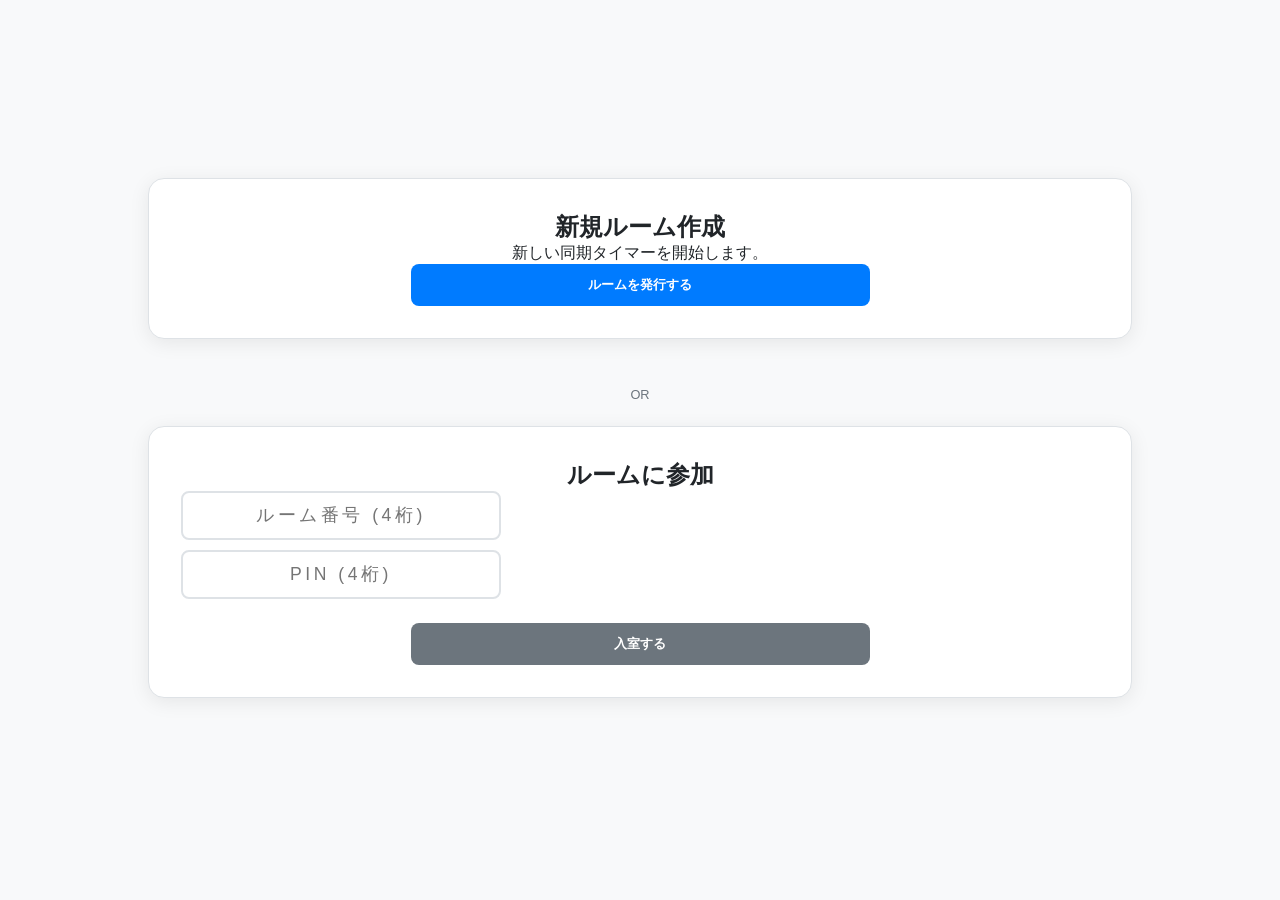
<file: frontend/index.html>
<!DOCTYPE html>
<html lang="ja">
<head>
    <meta charset="UTF-8">
    <title>Sync Timer - Welcome</title>
    <link rel="stylesheet" href="style.css">
</head>
<body class="entry-body">
    <div class="container">
        <!-- 新規作成カード -->
        <div class="card">
            <h2>新規ルーム作成</h2>
            <p>新しい同期タイマーを開始します。</p>
            <button id="btn-create" class="btn-primary">ルームを発行する</button>
        </div>

        <div class="divider">OR</div>

        <!-- 既存入室カード -->
        <div class="card">
            <h2>ルームに参加</h2>
            <div class="input-group">
                <input type="text" id="room-id" placeholder="ルーム番号 (4桁)" maxlength="4">
                <input type="text" id="room-pin" placeholder="PIN (4桁)" maxlength="4">
            </div>
            <button id="btn-join" class="btn-secondary">入室する</button>
        </div>
    </div>

    <script>
        // 「新規作成」ボタン
        document.getElementById('btn-create').addEventListener('click', () => {
            const newRoom = Math.floor(1000 + Math.random() * 9000);
            const newPin = Math.floor(1000 + Math.random() * 9000);
            // URLパラメータに乗せてタイマーページへ移動
            window.location.href = `timer.html?room=${newRoom}&pin=${newPin}&mode=new`;
        });

        // 「入室」ボタン
        document.getElementById('btn-join').addEventListener('click', () => {
            const room = document.getElementById('room-id').value;
            const pin = document.getElementById('room-pin').value;
            if (room.length === 4 && pin.length === 4) {
                window.location.href = `timer.html?room=${room}&pin=${pin}&mode=join`;
            } else {
                alert('ルーム番号とPINを4桁で入力してください。');
            }
        });
    </script>
</body>
</html>
</file>
<file: frontend/style.css>
/* =========================================
   共通・基本スタイル
   ========================================= */
:root {
    --primary-color: #007bff;
    --primary-hover: #0056b3;
    --bg-entry: #f8f9fa;
    --bg-controller: #222;
    --bg-monitor: #000;
    --panel-bg: #333;
    --text-light: #eee;
    --border-color: #dee2e6;
}

body {
    margin: 0;
    font-family: 'JetBrains Mono', 'Source Code Pro', sans-serif;
}

*, *::before, *::after {
    box-sizing: border-box;
    margin: 0;
    padding: 0;
}


/* =========================================
   ルーム選択画面 (index.html) のスタイル
   ========================================= */
.entry-body {
    background-color: var(--bg-entry);
    display: flex;
    justify-content: center;
    align-items: center;
    min-height: 100vh;
    color: #212529;
}

.entry-body .container {
    display: flex;
    flex-direction: column;
    width: 100%;
    max-width: 80vw;
    padding: 20px;
    text-align: center;
}

.entry-body .card {
    justify-items: center;
    background: white;
    padding: 2rem;
    border-radius: 16px;
    box-shadow: 0 4px 20px rgba(0, 0, 0, 0.08);
    margin-bottom: 1.5rem;
    border: 1px solid var(--border-color);
}

.entry-body .divider {
    margin: 1.5rem 0;
    font-size: 0.8rem;
    color: #6c757d;
    position: relative;
}

.entry-body .input-group {
    display: flex;
    flex-direction: column;
    align-items: center;
    justify-content: center;
    gap: 10px;
    margin-bottom: 1.5rem;
    max-width: 20rem;
}

.entry-body input {
    width: 100%;
    padding: 12px;
    border: 2px solid var(--border-color);
    border-radius: 8px;
    text-align: center;
    font-size: 1.1rem;
    letter-spacing: 0.2em;
}

.entry-body button {
    width: 50%;
    padding: 12px;
    border: none;
    border-radius: 8px;
    font-weight: 600;
    cursor: pointer;
    transition: 0.2s;
}

.entry-body .btn-primary {
    background: var(--primary-color);
    color: white;
}

.entry-body .btn-secondary {
    background: #6c757d;
    color: white;
}

/* =========================================
   コントローラー画面 (timer.html / controller)
   ========================================= */
.controller-body {
    background: var(--bg-controller);
    color: var(--text-light);
    height: 100vh;
    display: flex;
    justify-content: center;
    align-items: center;
    flex-direction: column;
    gap: 20px;
}

.controller-body .panel {
    background: var(--panel-bg);
    padding: 1.5rem;
    border-radius: 12px;
    width: fit-content;
    box-shadow: 0 8px 32px rgba(0, 0, 0, 0.3);

    display: flex;
    flex-direction: column;
    align-items: center;
    justify-content: center;
    gap: 30px;
}

.controller-body .timecode {
    font-size: 3.5rem;
    text-align: center;
    color: #ffffff;
    font-family: "Courier New", Courier, monospace;
    text-shadow: 0 0 10px rgba(0, 0, 0, 0.3);
    white-space: nowrap;
    font-variant-numeric: tabular-nums; /* 数字の幅をすべて同じにする設定 */
}

.controller-body .timecode label {
    margin-right: 15px;
}

.controller-body .button-group {
    display: flex;
    gap: 15px;
    padding: 10px;
}

.controller-body button {
    padding: 12px 24px;
    font-size: 1.1rem;
    font-weight: bold;
    cursor: pointer;
    border-radius: 6px;
    border: none;
    transition: opacity 0.2s;
}

.controller-body button:hover {
    opacity: 0.8;
}

.controller-body .btn-start {
    background: #28a745;
    color: white;
}

.controller-body .btn-stop {
    background: #dc3545;
    color: white;
}

.controller-body .btn-reset {
    background: #6c757d;
    color: white;
}

.controller-body .settings-panel {
    display: flex;
    flex-direction: column;
    align-items: center;
    gap: 10px;
    padding: 10px;
    background: var(--panel-bg);
    padding: 1rem;
    border-radius: 8px;
    width: 100%;
    max-width: 400px;
    box-shadow: 0 4px 16px rgba(0, 0, 0, 0.2);
}

.controller-body .settings-panel input {
    font-size: 1.2rem;
    padding: 5px;
    width: 140px;
    text-align: center;
}

.controller-body .settings-panel select {
    font-size: 1.2rem;
    padding: 5px;
    width: 160px;
    text-align: center;
;
}

/* ルーム情報表示用 */
.controller-body .room-info {
    display: flex;
    flex-direction: column;
    align-items: center;
    gap: 10px;
    text-align: center;
    font-size: 0.9rem;
    color: #aaa;
}

.controller-body .room-info p {
    font-size: 0.8rem;
    color: #888;
    margin: 0px;
}

.controller-body .room-info small {
    font-size: 0.8rem;
    color: #888;
    margin: 0px;
}

.controller-body .room-info .btn-leave {
    padding: 10px 20px;
    font-size: 1.1rem;
    font-weight: bold;
    cursor: pointer
}

.modal-overlay {
    position: fixed;
    top: 0;
    left: 0;
    width: 100%;
    height: 100%;
    background: rgba(0, 0, 0, 0.7);
    display: flex;
    justify-content: center;
    align-items: center;
    z-index: 1000;
}

.modal-content {
    background: #2a2a2a;
    padding: 2rem;
    border-radius: 8px;
    text-align: center;
    border: 1px solid #444;
    color: white;
}

.modal-actions {
    margin-top: 1.5rem;
    display: flex;
    gap: 1rem;
    justify-content: center;
}

/* =========================================
   モニター画面 (monitor.html) のスタイル
   ========================================= */
.monitor-body {
    background-color: var(--bg-monitor);
    color: #fff;
    display: flex;
    justify-content: center;
    align-items: center;
    height: 100vh;
    font-family: 'JetBrains Mono', 'Courier New', monospace;
    overflow: hidden;
    cursor: none;
    /* マウス映り込み防止 */
    padding: 10px;
}

.monitor-body #timecode-display {
    font-size: 9vw;
    font-family: "Courier New", Courier, monospace;
    white-space: nowrap;
    overflow: hidden;
}
</file>
